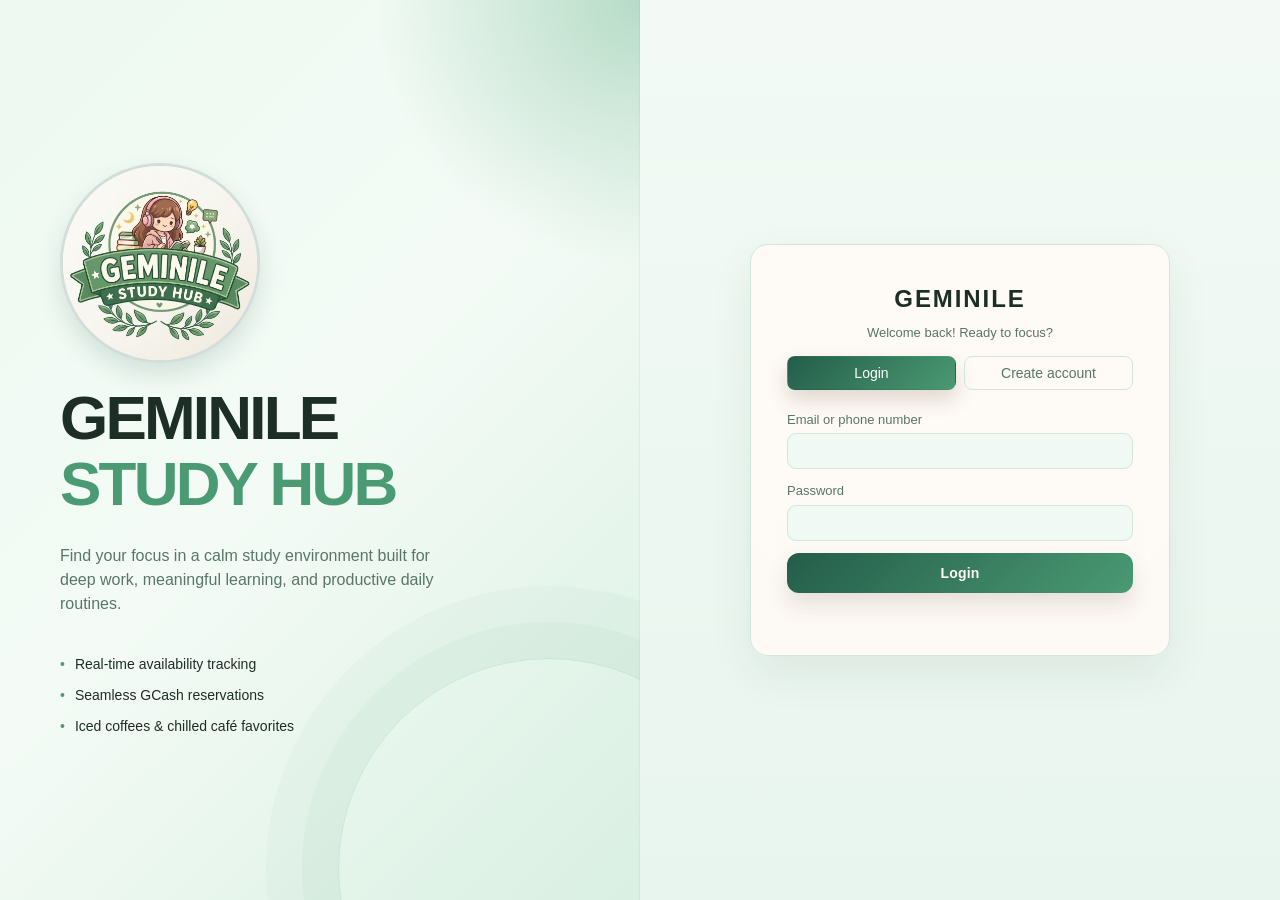
<file: login.html>
<!doctype html>
<html lang="en">
  <head>
    <meta charset="UTF-8" />
    <meta name="viewport" content="width=device-width, initial-scale=1.0" />
    <title>GEMINILE STUDY HUB | Login</title>
    <link rel="stylesheet" href="assets/css/style.css" />
  </head>
  <body>
    <div class="login-shell">
      <div class="login-hero">
        <img
          class="brand-mark"
          src="assets/image fd/logo.jpg"
          alt="GEMINILE Study Hub logo"
        />
        <h1>
          GEMINILE<br /><span class="hl">STUDY HUB</span>
        </h1>
        <p>
          Find your focus in a calm study environment built for deep work,
          meaningful learning, and productive daily routines.
        </p>
        <ul class="hero-features">
          <li>Real-time availability tracking</li>
          <li>Seamless GCash reservations</li>
          <li>Iced coffees &amp; chilled café favorites</li>
        </ul>
      </div>

      <div class="login-side">
        <div class="login-card">
          <h2 style="text-align: center; font-size: 24px; letter-spacing: 0.08em; text-transform: uppercase;">
            GEMINILE
          </h2>
          <p class="hint" style="text-align: center; margin-top: -6px">
            Welcome back! Ready to focus?
          </p>

          <div class="mode-switch" aria-label="Account action">
            <button type="button" class="mode-btn active" data-mode="login">
              Login
            </button>
            <button type="button" class="mode-btn" data-mode="register">
              Create account
            </button>
          </div>

          <form id="form-login" class="login-form active">
            <label
              >Email or phone number
              <input type="text" id="login-identifier" required />
            </label>
            <label
              >Password
              <input type="password" id="login-password" required />
            </label>
            <button type="submit" class="primary">Login</button>
          </form>

          <!-- New accounts are assigned the customer account type automatically. -->
          <form id="form-register" class="login-form">
            <div class="form-grid" style="padding: 0; border: none">
              <label
                >First name<input type="text" id="reg-first-name" required
              /></label>
              <label
                >Last name<input type="text" id="reg-last-name" required
              /></label>
              <label
                >Phone number<input type="text" id="reg-phone" required
              /></label>
              <label>Email<input type="email" id="reg-email" required /></label>
              <label
                >Password (min. 6 characters)<input
                  type="password"
                  id="reg-password"
                  required
                  minlength="6"
              /></label>
            </div>
            <button type="submit" class="primary">Create account</button>
            <button type="button" class="small-link" id="go-member-login">
              Already have an account? Sign in
            </button>
          </form>

          <div class="form-msg" id="login-msg"></div>
        </div>
      </div>
    </div>

    <script src="assets/js/config.js"></script>
    <script>
      const msgEl = document.getElementById("login-msg");
      function showMsg(text, ok) {
        msgEl.textContent = text;
        msgEl.className = "form-msg " + (ok ? "ok" : "error");
      }

      function switchMode(mode) {
        document
          .querySelectorAll(".mode-btn")
          .forEach((b) =>
            b.classList.toggle("active", b.dataset.mode === mode),
          );
        document
          .querySelectorAll(".login-form")
          .forEach((f) => f.classList.remove("active"));
        document.getElementById("form-" + mode).classList.add("active");
        msgEl.textContent = "";
      }
      document
        .querySelectorAll(".mode-btn")
        .forEach((b) =>
          b.addEventListener("click", () => switchMode(b.dataset.mode)),
        );
      document
        .getElementById("go-member-login")
        .addEventListener("click", () => switchMode("login"));

      // Account type is resolved from the matching username, email, or phone.
      document
        .getElementById("form-login")
        .addEventListener("submit", async function (e) {
          e.preventDefault();
          const identifier = document.getElementById("login-identifier").value;
          const password = document.getElementById("login-password").value;
          const fd = new FormData();
          fd.append("operation", "login");
          fd.append("identifier", identifier);
          fd.append("password", password);
          const res = await apiClient.post(`${baseApiUrl}/auth.php`, fd);
          if (res.data.success) {
            if (res.data.account_type === "staff") {
              showMsg("Login successful. Redirecting…", true);
              setTimeout(() => (window.location.href = "index.html"), 400);
            } else {
              showMsg("Login successful. Opening your dashboard…", true);
              setTimeout(() => (window.location.href = "customer.html"), 400);
            }
          } else {
            showMsg(res.data.message, false);
          }
        });

      // New accounts are always registered as customers.
      document
        .getElementById("form-register")
        .addEventListener("submit", async function (e) {
          e.preventDefault();
          const fd = new FormData();
          fd.append("operation", "memberRegister");
          fd.append(
            "first_name",
            document.getElementById("reg-first-name").value,
          );
          fd.append(
            "last_name",
            document.getElementById("reg-last-name").value,
          );
          fd.append("phone_number", document.getElementById("reg-phone").value);
          fd.append("email", document.getElementById("reg-email").value);
          fd.append("password", document.getElementById("reg-password").value);
          const res = await apiClient.post(`${baseApiUrl}/auth.php`, fd);
          if (res.data.success) {
            showMsg(
              "Your account has been created successfully. Please sign in to continue.",
              true,
            );
            e.target.reset();
          } else {
            showMsg(res.data.message, false);
          }
        });
    </script>
  </body>
</html>
</file>
<file: assets/css/style.css>
:root {
  color-scheme: light;
  --bg: #f3faf5;
  --bg-strong: #e8f5ee;
  --panel: #ffffff;
  --panel-2: #f1f9f4;
  --panel-3: #e9f5ee;
  --border: #d1e6d9;
  --text: #1d2e27;
  --muted: #5a7569;
  --primary: #245d4a;
  --primary-strong: #173f34;
  --accent: #4a9a73;
  --accent-soft: #9fd2b1;
  --accent-warm: #eaf9f0;
  --sidebar: #143a30;
  --sidebar-strong: #0d2924;
  --sidebar-muted: #ebf7ef;
  --sidebar-soft: #abd9bb;
  --radius: 18px;
  --ok: #3e8661;
  --err: #c06c5f;
  --warn: #b99145;
  --hero-bg: linear-gradient(135deg, #f3fbf5 0%, #f9fdf9 52%, #e7f7ed 100%);
  --shadow-soft: 0 18px 45px rgba(25, 53, 43, 0.07);
  --shadow-card: 0 10px 24px rgba(29, 61, 49, 0.06);
}

:root[data-theme="dark"] {
  color-scheme: dark;
  --bg: #edf7f1;
  --bg-strong: #e3f1e8;
  --panel: #ffffff;
  --panel-2: #f3faf5;
  --panel-3: #eaf7ee;
  --border: #cee0d2;
  --text: #1d2e27;
  --muted: #58756b;
  --primary: #245d4a;
  --primary-strong: #173f34;
  --accent: #4a9a73;
  --accent-soft: #9fd2b1;
  --accent-warm: #eaf9f0;
  --sidebar: #143a30;
  --sidebar-strong: #0d2924;
  --sidebar-muted: #ebf7ef;
  --sidebar-soft: #abd9bb;
  --ok: #3e8661;
  --err: #c06c5f;
  --warn: #b99145;
  --hero-bg: linear-gradient(135deg, #f7fdf8 0%, #eefbf2 52%, #e8f8ed 100%);
  --shadow-soft: 0 18px 45px rgba(25, 53, 43, 0.07);
  --shadow-card: 0 10px 24px rgba(29, 61, 49, 0.06);
}

* {
  box-sizing: border-box;
}

body {
  margin: 0;
  font-family: "Aptos", "Segoe UI", Roboto, Arial, sans-serif;
  background:
    radial-gradient(circle at top left, rgba(190, 134, 83, 0.12), transparent 24%),
    linear-gradient(180deg, var(--bg) 0%, var(--bg-strong) 100%);
  color: var(--text);
  line-height: 1.5;
}

body::before {
  position: fixed;
  inset: 0;
  background-image: linear-gradient(rgba(255,255,255,0.03) 1px, transparent 1px), linear-gradient(90deg, rgba(255,255,255,0.03) 1px, transparent 1px);
  background-size: 26px 26px;
  pointer-events: none;
  content: "";
  opacity: 0.35;
}

h1,
h2 {
  margin: 0 0 12px;
}

/* ---------- Login page ---------- */
.login-shell {
  display: grid;
  grid-template-columns: 1fr 1fr;
  min-height: 100vh;
  min-width: 0;
}

.login-hero,
.login-side,
.login-card {
  min-width: 0;
}

.login-hero {
  position: relative;
  overflow: hidden;
  display: flex;
  flex-direction: column;
  justify-content: center;
  padding: 60px;
  background:
    radial-gradient(circle at top right, rgba(142, 199, 167, 0.6), transparent 24%),
    linear-gradient(135deg, #edf9f1 0%, #f4fbf6 48%, #d9f0e2 100%);
  box-shadow: inset -1px 0 0 rgba(17, 63, 47, 0.05);
}

.login-hero::after {
  position: absolute;
  right: -120px;
  bottom: -180px;
  width: 420px;
  height: 420px;
  border: 1px solid color-mix(in srgb, var(--accent) 18%, transparent);
  border-radius: 50%;
  box-shadow: 0 0 0 36px color-mix(in srgb, var(--accent) 5%, transparent),
    0 0 0 72px color-mix(in srgb, var(--accent) 4%, transparent);
  content: "";
  pointer-events: none;
}

.login-hero h1 {
  max-width: 560px;
  font-size: clamp(38px, 5vw, 62px);
  line-height: 1.05;
  letter-spacing: -0.045em;
}

.login-hero .hl {
  color: var(--accent);
}

.login-hero p {
  color: var(--muted);
  max-width: 380px;
  font-size: 16px;
}

.hero-features {
  display: grid;
  gap: 10px;
  padding: 0;
  margin: 22px 0 0;
  list-style: none;
  color: var(--text);
  font-size: 14px;
}

.hero-features li::before {
  margin-right: 10px;
  color: var(--accent);
  content: "•";
}

.brand-mark {
  width: 72px;
  height: 72px;
  display: block;
  border-radius: 50%;
  object-fit: cover;
  border: 3px solid rgba(36, 93, 74, 0.2);
  box-shadow: 0 12px 24px rgba(36, 93, 74, 0.15);
  background: #fff;
}

.login-hero .brand-mark {
  width: 200px;
  height: 200px;
  margin-bottom: 22px;
}

.brand {
  display: flex;
  align-items: center;
  gap: 12px;
}

.brand-text {
  display: flex;
  flex-direction: column;
  gap: 2px;
}

.login-side {
  display: flex;
  flex-direction: column;
  align-items: center;
  justify-content: center;
  gap: 12px;
  padding: 40px;
}

.login-card {
  background: rgba(255, 250, 245, 0.9);
  border: 1px solid var(--border);
  border-radius: var(--radius);
  padding: 36px;
  width: 100%;
  max-width: 420px;
  box-shadow: var(--shadow-soft);
  backdrop-filter: blur(12px);
}

.mode-switch {
  display: flex;
  gap: 8px;
  margin-bottom: 20px;
}

.mode-btn {
  flex: 1;
  padding: 8px;
  border-radius: 8px;
  border: 1px solid var(--border);
  background: transparent;
  color: var(--muted);
  cursor: pointer;
}

.mode-btn.active {
  background: linear-gradient(135deg, var(--primary), var(--accent));
  color: #fff;
  border-color: transparent;
  box-shadow: 0 10px 20px rgba(93, 55, 40, 0.18);
}

.login-form {
  display: none;
  flex-direction: column;
  gap: 12px;
}

.login-form.active {
  display: flex;
}

.login-form label {
  display: flex;
  flex-direction: column;
  gap: 4px;
  font-size: 13px;
  color: var(--muted);
}

.small-link {
  background: none;
  border: none;
  color: var(--accent);
  cursor: pointer;
  font-size: 13px;
  padding: 4px 0;
}

/* ---------- Shared form controls ---------- */
input,
select,
button {
  font-family: inherit;
  font-size: 14px;
}

input,
select {
  padding: 9px 10px;
  border-radius: 9px;
  border: 1px solid var(--border);
  background: var(--panel-2);
  color: var(--text);
}

input:focus,
select:focus {
  border-color: var(--accent);
  outline: 3px solid color-mix(in srgb, var(--accent) 16%, transparent);
}

button {
  cursor: pointer;
}

button.primary {
  background: linear-gradient(135deg, var(--primary) 0%, var(--accent) 100%);
  color: #fffaf5;
  border: none;
  padding: 12px 18px;
  border-radius: 12px;
  font-weight: 700;
  letter-spacing: 0.01em;
  transition: transform 0.15s ease, box-shadow 0.15s ease, filter 0.15s ease;
  box-shadow: 0 12px 22px rgba(93, 55, 40, 0.14);
}

button.primary:hover {
  filter: brightness(1.05);
  transform: translateY(-1px);
}

.form-msg {
  min-height: 18px;
  font-size: 13px;
  margin-top: 8px;
}

.form-msg.ok {
  color: var(--ok);
}

.form-msg.error {
  color: var(--err);
}

.system-message-region {
  position: fixed;
  right: 22px;
  bottom: 22px;
  z-index: 20;
  width: min(420px, calc(100vw - 32px));
}

.system-message {
  display: flex;
  align-items: flex-start;
  justify-content: space-between;
  gap: 16px;
  padding: 14px 16px;
  border: 1px solid var(--border);
  border-left: 4px solid var(--accent);
  border-radius: 12px;
  background: var(--panel);
  color: var(--text);
  box-shadow: 0 14px 38px rgba(53, 37, 29, 0.2);
  font-size: 14px;
}

.system-message.success {
  border-left-color: var(--ok);
}

.system-message.error {
  border-left-color: var(--err);
}

.system-message-dismiss {
  flex: 0 0 auto;
  padding: 0 2px;
  border: 0;
  background: transparent;
  color: var(--muted);
  font-size: 20px;
  line-height: 1;
}

.system-message-dismiss:hover {
  color: var(--text);
}

.hint {
  color: var(--muted);
  font-size: 13px;
}

.form-grid {
  display: grid;
  grid-template-columns: repeat(auto-fit, minmax(200px, 1fr));
  gap: 12px;
  padding: 16px 0;
}

.form-grid label {
  display: flex;
  flex-direction: column;
  gap: 4px;
  font-size: 13px;
  color: var(--muted);
}

/* ---------- App shell ---------- */
body:has(.sidebar) {
  display: flex;
}

.sidebar {
  width: 250px;
  flex-shrink: 0;
  background: linear-gradient(180deg, var(--sidebar) 0%, var(--sidebar-strong) 100%);
  border-right: 1px solid rgba(255, 255, 255, 0.06);
  display: flex;
  flex-direction: column;
  height: 100vh;
  position: sticky;
  top: 0;
  box-shadow: inset -1px 0 0 rgba(255, 255, 255, 0.04);
}

.brand {
  display: flex;
  align-items: center;
  gap: 12px;
  padding: 20px;
}

.brand-text h1 {
  font-size: 16px;
  color: #fff8ef;
}

.brand-text span {
  font-size: 12px;
  color: var(--sidebar-muted);
}

.tabs {
  display: flex;
  flex-direction: column;
  gap: 2px;
  padding: 8px;
  flex: 1;
  overflow-y: auto;
}

.tab-btn {
  display: flex;
  align-items: center;
  gap: 10px;
  background: none;
  border: none;
  color: var(--sidebar-muted);
  text-align: left;
  padding: 10px 12px;
  border-radius: 9px;
  font-size: 14px;
}

.tab-btn:hover {
  background: rgba(255, 255, 255, 0.08);
  color: #fff8ef;
}

.tab-btn.active {
  background: linear-gradient(135deg, rgba(255,255,255,0.08), rgba(255,255,255,0.02));
  color: #fff;
  font-weight: 700;
  box-shadow: inset 0 0 0 1px rgba(255,255,255,0.06);
}

.tab-btn.active .tab-dot {
  background: var(--primary-strong);
}

.tab-dot {
  width: 8px;
  height: 8px;
  border-radius: 50%;
  background: var(--dot, var(--accent));
  flex-shrink: 0;
}

.tab-btn.hidden {
  display: none;
}

.sidebar-footer {
  padding: 16px 20px;
  border-top: 1px solid rgba(255, 255, 255, 0.12);
  display: flex;
  flex-direction: column;
  align-items: stretch;
  gap: 14px;
  font-size: 13px;
}

.sidebar-footer button {
  background: none;
  border: 1px solid rgba(255, 255, 255, 0.18);
  color: var(--sidebar-muted);
  border-radius: 8px;
  padding: 6px 10px;
}

.theme-toggle {
  display: grid;
  place-items: center;
  width: 36px;
  height: 36px;
  padding: 0;
  background: var(--panel);
  border: 1px solid var(--border);
  border-radius: 11px;
  color: var(--text);
  font-size: 18px;
  line-height: 1;
}

.login-side .theme-toggle {
  position: fixed;
  right: 20px;
  bottom: 20px;
  z-index: 10;
}

.sidebar-footer .theme-toggle {
  flex: 0 0 36px;
  margin-right: 0;
  padding: 0;
  border-radius: 11px;
  font-size: 18px;
}

.staff-identity {
  display: flex;
  align-items: center;
  gap: 10px;
  min-width: 0;
}

.staff-avatar {
  display: grid;
  place-items: center;
  width: 38px;
  height: 38px;
  flex: 0 0 38px;
  border: 1px solid color-mix(in srgb, var(--accent-soft) 30%, transparent);
  border-radius: 12px;
  background: color-mix(in srgb, var(--accent-soft) 18%, transparent);
  color: var(--accent-soft);
  font-size: 12px;
  font-weight: 700;
}

.staff-details {
  display: flex;
  flex-direction: column;
  gap: 3px;
  min-width: 0;
}

.staff-details strong {
  overflow-wrap: anywhere;
  color: #fff8ef;
  font-size: 13px;
}

.staff-details span {
  color: var(--sidebar-muted);
  font-size: 12px;
}

.sidebar-actions {
  display: flex;
  align-items: center;
  justify-content: flex-start;
  gap: 12px;
}

.sidebar-footer .logout-btn {
  display: inline-flex;
  align-items: center;
  justify-content: center;
  gap: 8px;
  min-height: 36px;
  padding: 7px 12px;
  border: 1px solid color-mix(in srgb, var(--err) 45%, transparent);
  border-radius: 8px;
  background: color-mix(in srgb, var(--err) 10%, transparent);
  color: var(--err);
  font-size: 13px;
  font-weight: 600;
  transition: background-color .15s ease, border-color .15s ease;
}

.sidebar-footer .logout-btn:hover {
  border-color: var(--err);
  background: color-mix(in srgb, var(--err) 18%, transparent);
}

.sidebar-footer .logout-btn:focus-visible {
  outline: 2px solid var(--err);
  outline-offset: 2px;
}

.theme-toggle:hover {
  border-color: var(--accent);
}

.theme-toggle:focus-visible {
  outline: 2px solid var(--accent);
  outline-offset: 2px;
}

.main-wrap {
  flex: 1;
  min-width: 0;
  min-height: 100vh;
}

.topbar {
  position: sticky;
  top: 0;
  z-index: 5;
  display: flex;
  align-items: center;
  justify-content: space-between;
  gap: 20px;
  padding: 20px 36px;
  border-bottom: 1px solid var(--border);
  background: rgba(255, 250, 245, 0.78);
  backdrop-filter: blur(14px);
  box-shadow: 0 12px 30px rgba(52, 38, 30, 0.04);
}

.topbar h1 {
  margin: 0;
  font-size: 23px;
  letter-spacing: -0.025em;
}

.topbar .hint {
  margin: 3px 0 0;
}

.chip-time {
  flex-shrink: 0;
  padding: 7px 12px;
  border: 1px solid var(--border);
  border-radius: 999px;
  background: var(--panel-2);
  color: var(--muted);
  font-size: 12px;
}

main {
  width: 100%;
  min-width: 0;
  max-width: 1500px;
  margin: 0 auto;
  padding: 30px 36px 48px;
}

.panel {
  display: none;
  min-width: 0;
  max-width: 100%;
  overflow-x: auto;
}

.panel.active {
  display: block;
}

.panel>h2 {
  margin: 28px 0 14px;
  font-size: 20px;
  letter-spacing: -0.02em;
}

.panel>h2:first-child {
  margin-top: 0;
}

.card {
  margin: 18px 0 24px;
  padding: 20px;
  overflow: hidden;
  border: 1px solid var(--border);
  border-radius: var(--radius);
  background: linear-gradient(180deg, var(--panel) 0%, rgba(255,255,255,0.8) 100%);
  box-shadow: var(--shadow-card);
}

.card h2 {
  font-size: 17px;
}

.kpi-grid {
  display: grid;
  grid-template-columns: repeat(auto-fit, minmax(155px, 1fr));
  gap: 14px;
  margin-bottom: 24px;
}

.kpi-card {
  background: linear-gradient(180deg, var(--panel), var(--panel-2));
  border: 1px solid var(--border);
  border-radius: var(--radius);
  padding: 17px 18px;
  box-shadow: var(--shadow-card);
}

.kpi-card .hint {
  line-height: 1.35;
}

.kpi-value {
  color: var(--accent);
  font-size: 27px;
  font-weight: 700;
  margin-top: 6px;
  letter-spacing: -0.035em;
}

table {
  display: table;
  width: max-content;
  min-width: 100%;
  border-collapse: collapse;
  margin-top: 16px;
  overflow: hidden;
  border: 1px solid var(--border);
  border-radius: var(--radius);
  background: var(--panel);
  box-shadow: 0 8px 24px rgba(54, 41, 31, 0.035);
}

th,
td {
  white-space: nowrap;
  text-align: left;
  padding: 12px 14px;
  border-bottom: 1px solid var(--border);
  font-size: 13px;
}

th {
  background: var(--panel-2);
  color: var(--muted);
  font-weight: 600;
  text-transform: uppercase;
  font-size: 11px;
  letter-spacing: .04em;
}

tbody tr:hover {
  background: color-mix(in srgb, var(--panel-2) 58%, var(--panel));
}

tr:last-child td {
  border-bottom: none;
}

td button {
  font-size: 12px;
  padding: 4px 10px;
  border-radius: 6px;
  border: 1px solid var(--border);
  background: var(--panel-2);
  color: var(--text);
  margin-right: 4px;
}

td button.danger {
  border-color: var(--err);
  color: var(--err);
}

td button.ok {
  border-color: var(--ok);
  color: var(--ok);
}

.badge {
  padding: 2px 8px;
  border-radius: 999px;
  font-size: 11px;
  font-weight: 600;
  text-transform: capitalize;
}

.badge.available,
.badge.confirmed,
.badge.verified,
.badge.paid,
.badge.served,
.badge.active {
  background: rgba(34, 197, 94, .15);
  color: var(--ok);
}

.badge.pending,
.badge.reserved,
.badge.waiting,
.badge.partially_paid,
.badge.scheduled {
  background: rgba(245, 158, 11, .15);
  color: #f59e0b;
}

.badge.occupied,
.badge.rejected,
.badge.cancelled,
.badge.no_show,
.badge.inactive {
  background: rgba(239, 68, 68, .15);
  color: var(--err);
}

.badge.maintenance {
  background: rgba(6, 182, 212, .15);
  color: #06b6d4;
}

.order-row {
  display: grid;
  grid-template-columns: 2fr 1fr auto auto;
  gap: 14px;
  align-items: end;
  margin: 10px 0 16px;
  padding: 18px;
  border: 1px solid var(--border);
  border-radius: var(--radius);
  background: var(--panel);
}

#printing-fields {
  display: none;
  grid-column: 1 / -1;
  grid-template-columns: repeat(3, 1fr);
  gap: 12px;
}

#printing-fields.show {
  display: grid;
}

#cart-list {
  margin-bottom: 12px;
}

.cart-item {
  display: flex;
  justify-content: space-between;
  padding: 8px 12px;
  background: var(--panel);
  border: 1px solid var(--border);
  border-radius: 10px;
  margin-bottom: 6px;
  font-size: 13px;
}

.total-line {
  font-size: 18px;
  font-weight: 700;
  margin: 12px 0;
}

.notif-list {
  display: flex;
  flex-direction: column;
  gap: 8px;
  margin-top: 12px;
}

.notif-item {
  background: var(--panel);
  border: 1px solid var(--border);
  border-radius: 8px;
  padding: 10px 14px;
  font-size: 13px;
}

.notif-item.unread {
  border-left: 3px solid var(--accent);
}

@media (max-width: 900px) {
  body:has(.sidebar) {
    display: block;
  }

  .sidebar {
    width: 100%;
    height: auto;
    position: relative;
  }

  .brand {
    padding: 14px 16px;
  }

  .tabs {
    flex-direction: row;
    overflow-x: auto;
    padding: 8px 12px 12px;
  }

  .tab-btn {
    flex-shrink: 0;
    white-space: nowrap;
  }

  .sidebar-footer {
    gap: 8px;
    flex-wrap: wrap;
    flex-direction: row;
    align-items: center;
    justify-content: space-between;
    padding: 12px 16px;
  }

  .sidebar-actions {
    flex: 0 0 auto;
    gap: 12px;
  }

  .sidebar-footer .theme-toggle {
    margin-right: 0;
  }

  main {
    padding: 24px 18px;
  }

  .topbar {
    padding: 18px 20px;
  }

  .login-shell {
    grid-template-columns: 1fr;
  }

  .login-hero {
    min-height: 220px;
    padding: 36px;
  }

  .login-side {
    padding: 28px 18px;
  }
}

@media (max-width: 600px) {
  .login-hero {
    min-height: 0;
    padding: 28px 22px;
  }

  .login-hero h1 {
    font-size: 40px;
  }

  .login-side {
    align-items: flex-start;
    padding: 18px 14px;
  }

  .login-card {
    padding: 22px;
  }

  .topbar {
    align-items: flex-start;
    padding: 16px 14px;
  }

  .topbar h1 {
    font-size: 20px;
  }

  .chip-time {
    padding: 6px 9px;
    font-size: 11px;
  }

  .card {
    padding: 15px;
  }

  .form-grid {
    grid-template-columns: minmax(0, 1fr);
  }

  .order-row {
    grid-template-columns: minmax(0, 1fr);
  }

  #printing-fields {
    grid-template-columns: minmax(0, 1fr);
  }

  main {
    padding: 18px 12px;
  }
}
</file>
